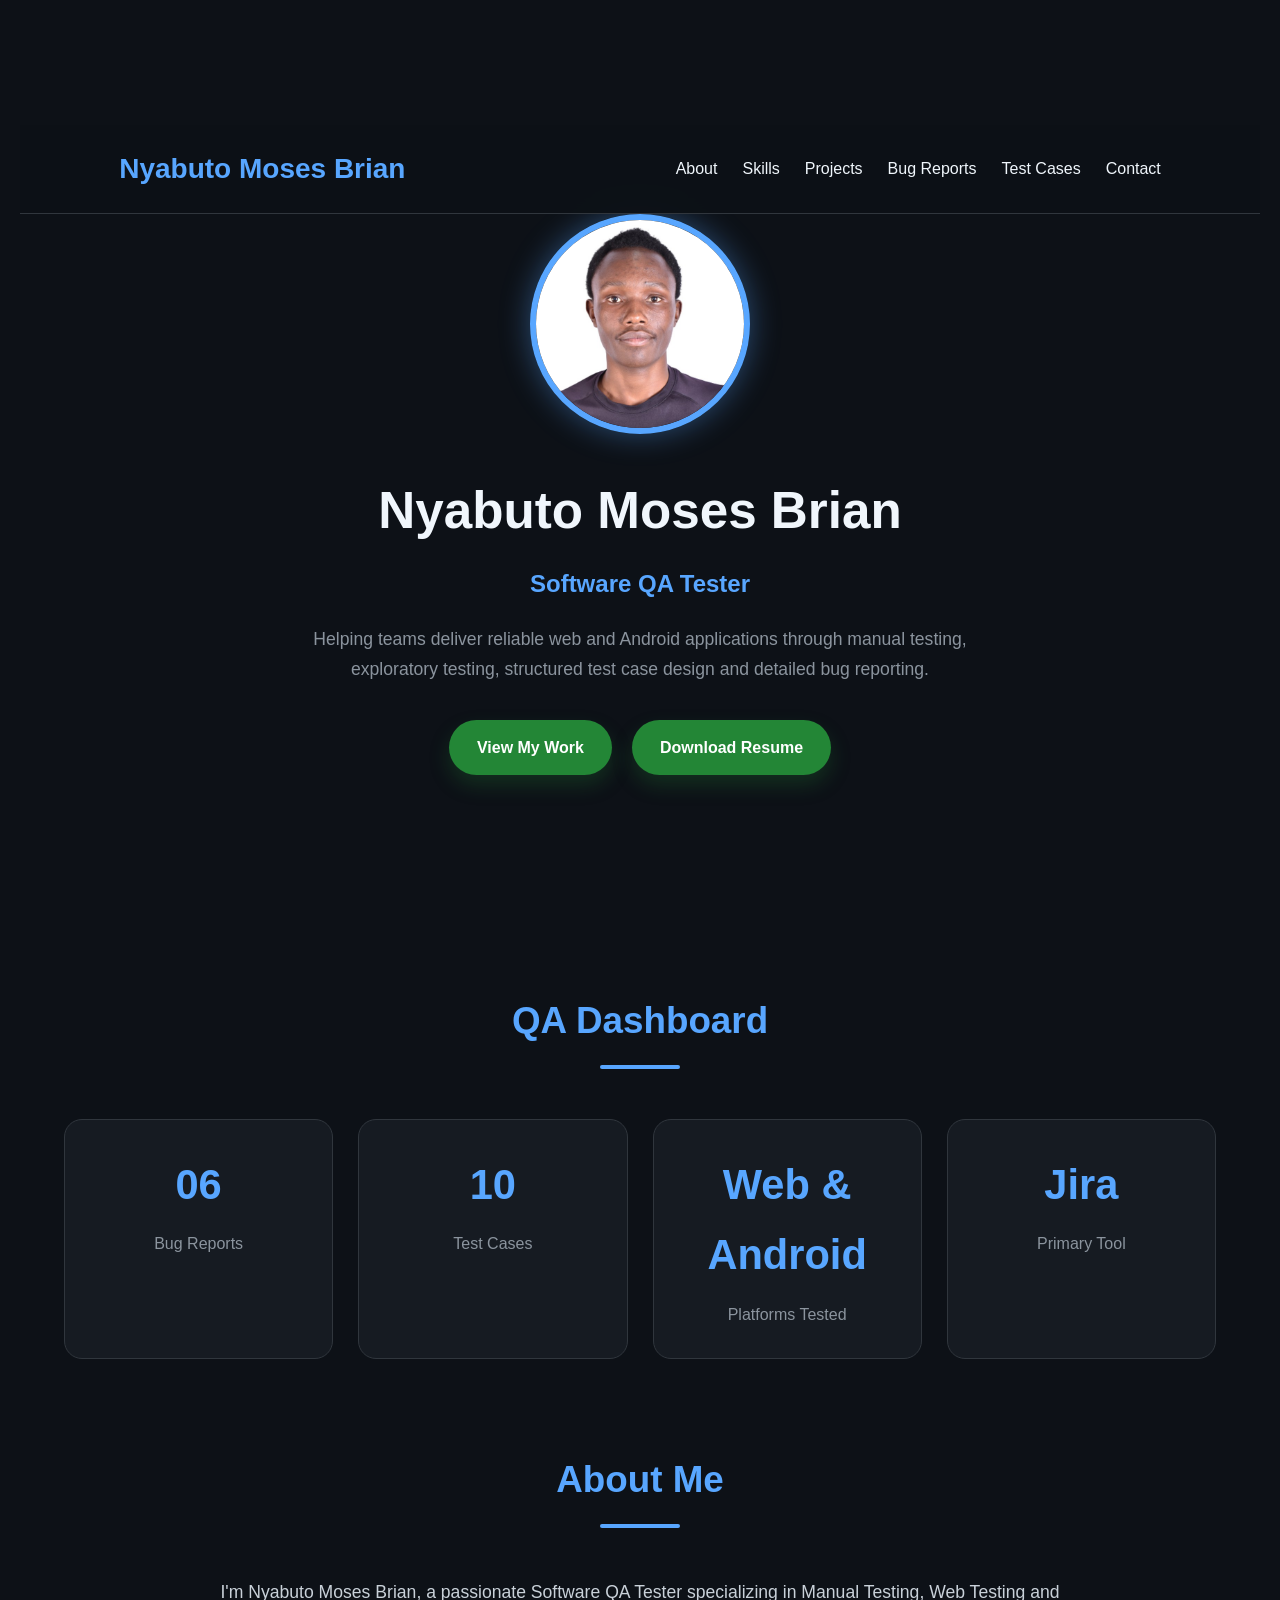
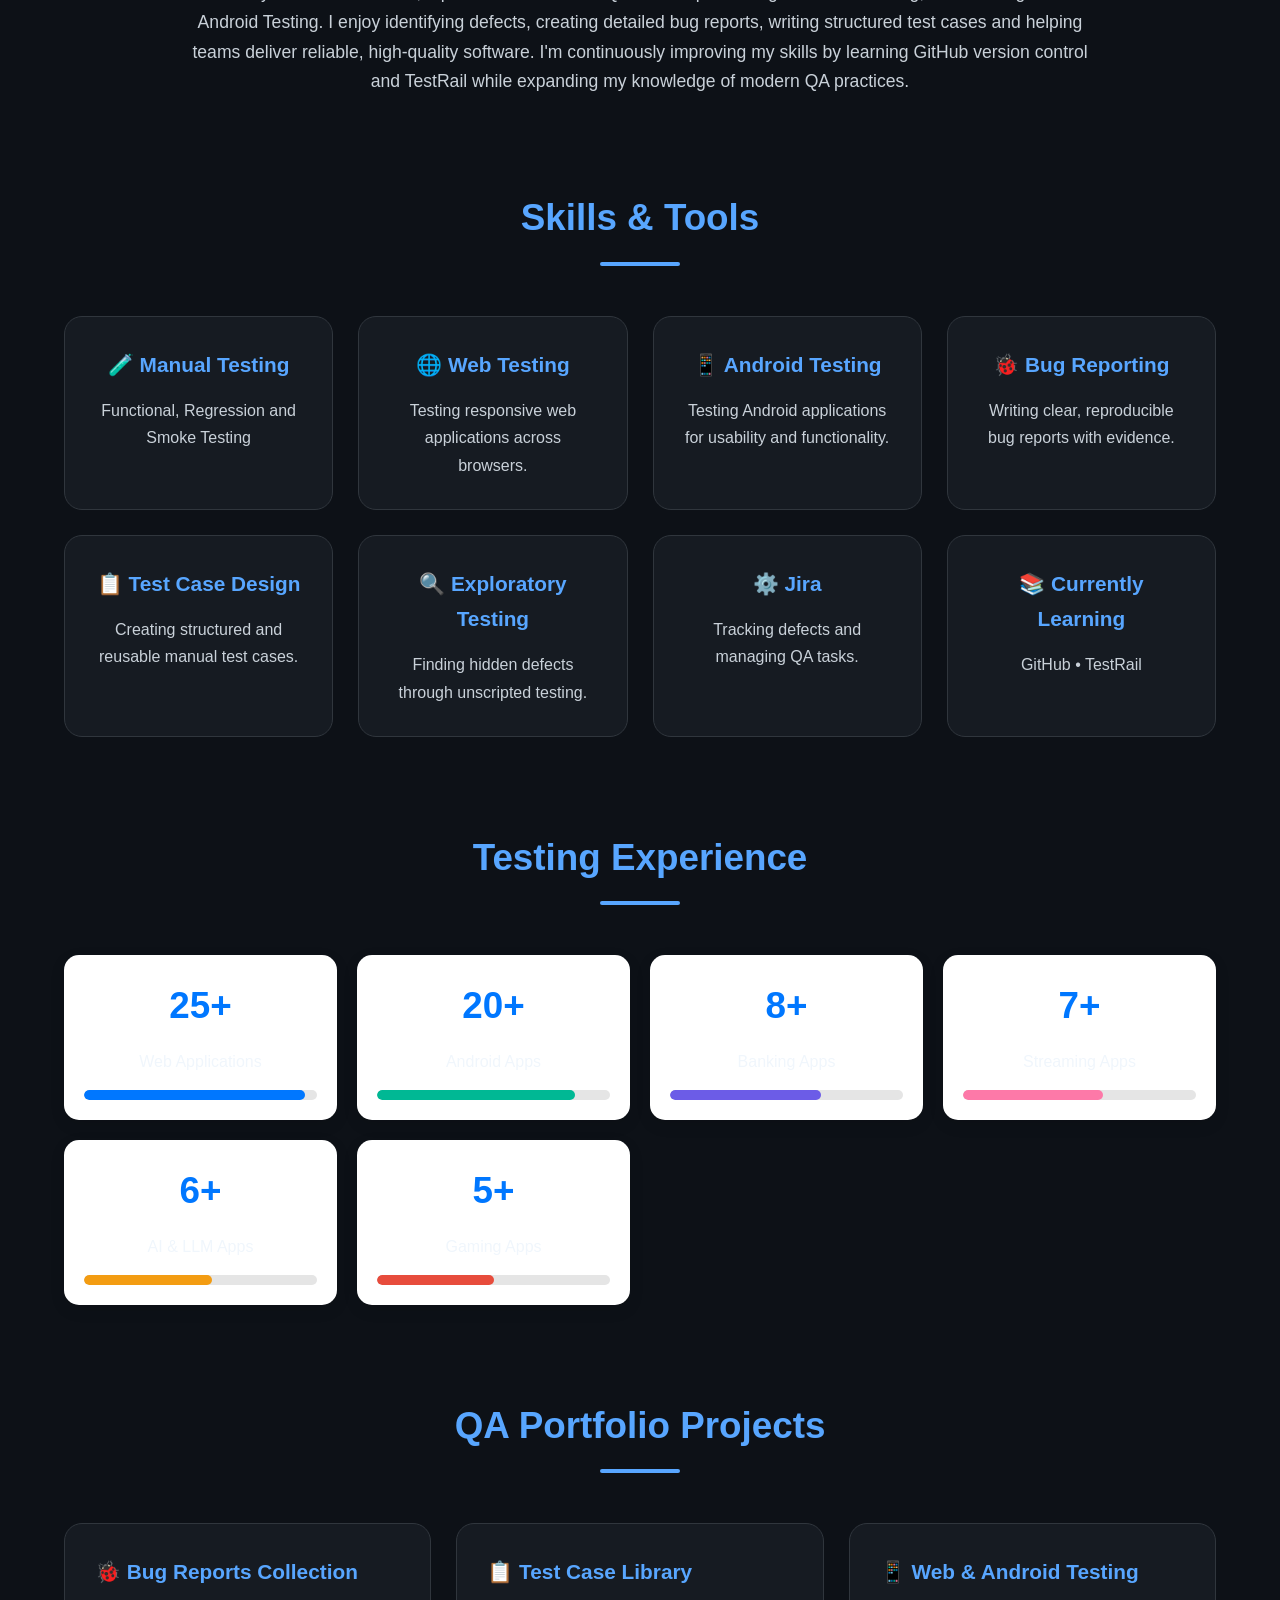
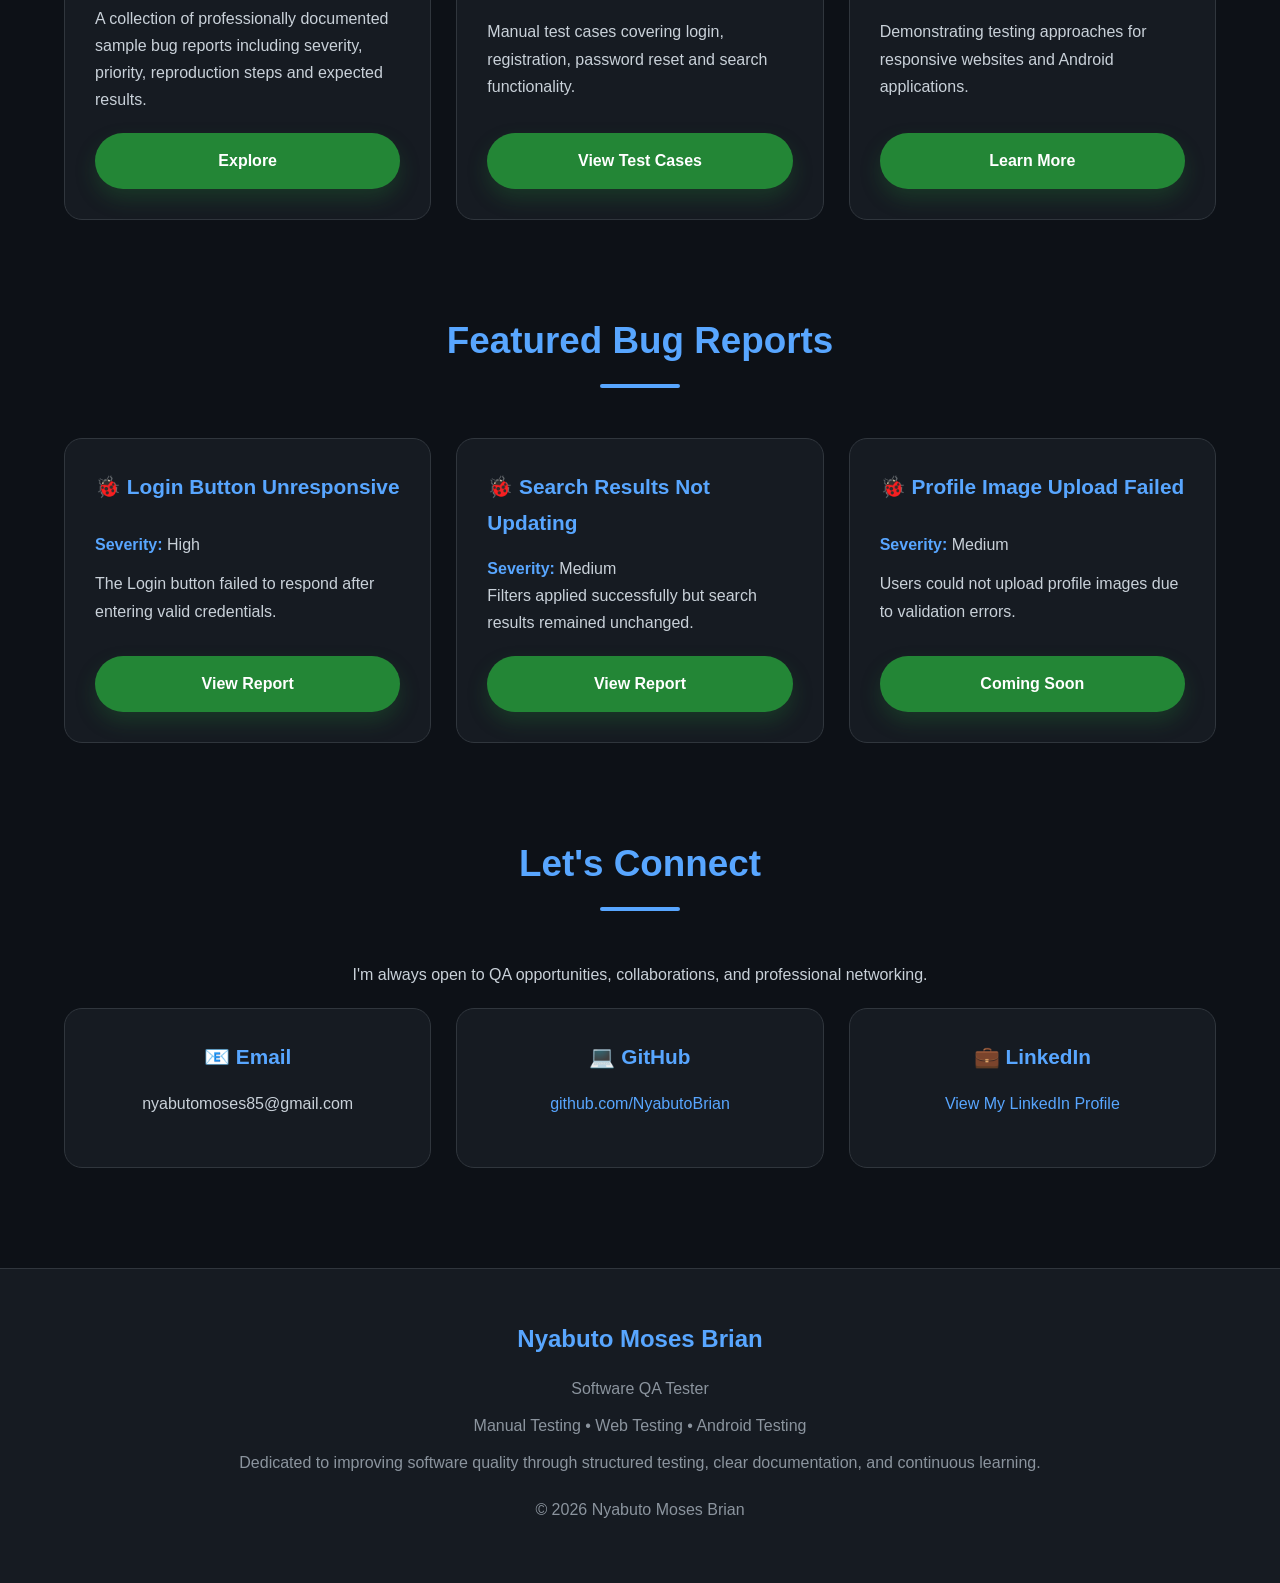
<file: index.html>
<!DOCTYPE html>
<html lang="en">
<head>
    <!-- Google Analytics -->
<script async src="https://www.googletagmanager.com/gtag/js?id=G-9Y0YQ91PMS"></script>
<script>
  window.dataLayer = window.dataLayer || [];
  function gtag(){dataLayer.push(arguments);}
  gtag('js', new Date());

  gtag('config', 'G-9Y0YQ91PMS');
</script>
    <meta charset="UTF-8">
    <meta name="viewport" content="width=device-width, initial-scale=1.0">
    <title>Nyabuto Moses Brian | Software QA Tester</title>

    <link rel="stylesheet" href="assets/css/style.css">
</head>
    <body>
<header class="hero">

<nav class="navbar">

<h2 class="logo">Nyabuto Moses Brian</h2>

<ul class="nav-links">
<li><a href="#about">About</a></li>
<li><a href="#skills">Skills</a></li>
<li><a href="#projects">Projects</a></li>
<li><a href="#bug-reports">Bug Reports</a></li>
<li><a href="#testcases">Test Cases</a></li>
<li><a href="#contact">Contact</a></li>
</ul>

</nav>

<div class="hero-content">

<img src="assets/1000128301.jpg"
alt="Nyabuto Moses Brian"
class="profile-photo">

<h1>Nyabuto Moses Brian</h1>

<h2 class="job-title">Software QA Tester</h2>

<p class="hero-text">
Helping teams deliver reliable web and Android applications through manual testing, exploratory testing, structured test case design and detailed bug reporting.
</p>

<div class="buttons">
<a href="#projects" class="btn">View My Work</a>
<a href="assets/NyabutoResume.pdf" class="btn">Download Resume</a>
</div>

</div>

</header>

<section id="dashboard">

<h2>QA Dashboard</h2>

<div class="cards">

<div class="card">
<h3>06</h3>
<p>Bug Reports</p>
</div>

<div class="card">
<h3>10</h3>
<p>Test Cases</p>
</div>

<div class="card">
<h3>Web & Android</h3>
<p>Platforms Tested</p>
</div>

<div class="card">
<h3>Jira</h3>
<p>Primary Tool</p>
</div>

</div>

</section>

<section id="about">

<h2>About Me</h2>

<p>

I'm Nyabuto Moses Brian, a passionate Software QA Tester specializing in Manual Testing, Web Testing and Android Testing.

I enjoy identifying defects, creating detailed bug reports, writing structured test cases and helping teams deliver reliable, high-quality software.

I'm continuously improving my skills by learning GitHub version control and TestRail while expanding my knowledge of modern QA practices.

</p>

</section>
        <section id="skills">

<h2>Skills & Tools</h2>

<div class="cards">

<div class="card">
<h3>🧪 Manual Testing</h3>
<p>Functional, Regression and Smoke Testing</p>
</div>

<div class="card">
<h3>🌐 Web Testing</h3>
<p>Testing responsive web applications across browsers.</p>
</div>

<div class="card">
<h3>📱 Android Testing</h3>
<p>Testing Android applications for usability and functionality.</p>
</div>

<div class="card">
<h3>🐞 Bug Reporting</h3>
<p>Writing clear, reproducible bug reports with evidence.</p>
</div>

<div class="card">
<h3>📋 Test Case Design</h3>
<p>Creating structured and reusable manual test cases.</p>
</div>

<div class="card">
<h3>🔍 Exploratory Testing</h3>
<p>Finding hidden defects through unscripted testing.</p>
</div>

<div class="card">
<h3>⚙️ Jira</h3>
<p>Tracking defects and managing QA tasks.</p>
</div>

<div class="card">
<h3>📚 Currently Learning</h3>
<p>GitHub • TestRail</p>
</div>

</div>

</section>
<section id="experience">

<h2>Testing Experience</h2>

<div class="experience-grid">

<div class="experience-card">
<h3>25+</h3>
<p>Web Applications</p>
<div class="progress">
<div class="progress-fill web"></div>
</div>
</div>

<div class="experience-card">
<h3>20+</h3>
<p>Android Apps</p>
<div class="progress">
<div class="progress-fill android"></div>
</div>
</div>

<div class="experience-card">
<h3>8+</h3>
<p>Banking Apps</p>
<div class="progress">
<div class="progress-fill banking"></div>
</div>
</div>

<div class="experience-card">
<h3>7+</h3>
<p>Streaming Apps</p>
<div class="progress">
<div class="progress-fill streaming"></div>
</div>
</div>

<div class="experience-card">
<h3>6+</h3>
<p>AI & LLM Apps</p>
<div class="progress">
<div class="progress-fill ai"></div>
</div>
</div>

<div class="experience-card">
<h3>5+</h3>
<p>Gaming Apps</p>
<div class="progress">
<div class="progress-fill games"></div>
</div>
</div>

</div>

</section>
        
<section id="projects">

<h2>QA Portfolio Projects</h2>

<div class="cards">

<div class="card">

<h3>🐞 Bug Reports Collection</h3>

<p>
A collection of professionally documented sample bug reports including severity, priority, reproduction steps and expected results.
</p>

<a href="#bug-reports" class="btn">Explore</a>

</div>

<div class="card">

<h3>📋 Test Case Library</h3>

<p>
Manual test cases covering login, registration, password reset and search functionality.
</p>

<a href="#testcases" class="btn">View Test Cases</a>

</div>

<div class="card">

<h3>📱 Web & Android Testing</h3>

<p>
Demonstrating testing approaches for responsive websites and Android applications.
</p>

<a href="#contact" class="btn">Learn More</a>

</div>

</div>

</section>

        <section id="bug-reports">

<h2>Featured Bug Reports</h2>

<div class="cards">

<div class="card">

<h3>🐞 Login Button Unresponsive</h3>

<p><strong>Severity:</strong> High</p>

<p>The Login button failed to respond after entering valid credentials.</p>

<a href="bug-reports/login-button-bug.html" class="btn">View Report</a>

</div>

<div class="card">

<h3>🐞 Search Results Not Updating</h3>

<p><strong>Severity:</strong> Medium</p>

<p>Filters applied successfully but search results remained unchanged.</p>

<a href="bug-reports/search-results-bug.html" class="btn">View Report</a>
</div>

<div class="card">

<h3>🐞 Profile Image Upload Failed</h3>

<p><strong>Severity:</strong> Medium</p>

<p>Users could not upload profile images due to validation errors.</p>

<a href="#" class="btn">Coming Soon</a>

</div>

</div>

</section>

        <section id="contact">

<h2>Let's Connect</h2>

<p>
I'm always open to QA opportunities, collaborations, and professional networking.
</p>

<div class="cards">

<div class="card">

<h3>📧 Email</h3>

<p>nyabutomoses85@gmail.com</p>

</div>

<div class="card">

<h3>💻 GitHub</h3>

<p>
<a href="https://github.com/NyabutoBrian" target="_blank">
github.com/NyabutoBrian
</a>
</p>

</div>

<div class="card">

<h3>💼 LinkedIn</h3>

<p>
<a href="https://www.linkedin.com/in/nyabuto-brian-2000m" target="_blank">
View My LinkedIn Profile
</a>
</p>

</div>

</div>

</section>
        
      <footer>

<h2>Nyabuto Moses Brian</h2>

<p>Software QA Tester</p>

<p>
Manual Testing • Web Testing • Android Testing
</p>

<p>
Dedicated to improving software quality through structured testing,
clear documentation, and continuous learning.
</p>

<p style="margin-top:20px;">
© 2026 Nyabuto Moses Brian
</p>

</footer> 
 <script src="assets/js/script.js"></script>

</body>
</html>
</file>
<file: assets/css/style.css>
/* ===========================
   NYABUTO MOSES BRIAN
   QA PORTFOLIO 
=========================== */

*{
    margin:0;
    padding:0;
    box-sizing:border-box;
    scroll-behavior:smooth;
}

body{
    font-family:Arial, Helvetica, sans-serif;
    background:#0D1117;
    color:#F0F6FC;
    line-height:1.7;
}

/* Navigation */

.navbar{
    position:sticky;
    top:0;
    width:100%;
    display:flex;
    justify-content:space-between;
    align-items:center;
    padding:20px 8%;
    background:rgba(13,17,23,.95);
    backdrop-filter:blur(10px);
    border-bottom:1px solid #30363d;
    z-index:1000;
}

.logo{
    color:#58A6FF;
    font-size:28px;
    font-weight:bold;
}

.nav-links{
    display:flex;
    list-style:none;
    gap:25px;
}

.nav-links a{
    text-decoration:none;
    color:#F0F6FC;
    transition:.3s;
}

.nav-links a:hover{
    color:#58A6FF;
}

/* Hero */

.hero{
    min-height:100vh;
    display:flex;
    justify-content:center;
    align-items:center;
    flex-direction:column;
    text-align:center;
    padding:50px 20px;
}

.profile-photo{
    width:220px;
    height:220px;
    border-radius:50%;
    object-fit:cover;
    border:6px solid #58A6FF;
    box-shadow:0 0 30px rgba(88,166,255,.4);
    margin-bottom:25px;
    transition:.4s;
}

.profile-photo:hover{
    transform:scale(1.05);
}

.hero h1{
    font-size:3.2rem;
    margin-bottom:10px;
}

.job-title{
    color:#58A6FF;
    margin-bottom:20px;
}

.hero-text{
    max-width:700px;
    color:#8B949E;
    margin-bottom:35px;
    font-size:1.1rem;
}

.buttons{
    display:flex;
    gap:20px;
    flex-wrap:wrap;
    justify-content:center;
}

.btn{
    background:#238636;
    color:white;
    text-decoration:none;
    padding:14px 28px;
    border-radius:50px;
    transition:.3s;
    font-weight:bold;
}

.btn:hover{
    background:#2EA043;
    transform:translateY(-4px);
}

/* ===================================
   SECTIONS
=================================== */

section{
    width:90%;
    max-width:1200px;
    margin:90px auto;
}

section h2{
    text-align:center;
    font-size:2.3rem;
    color:#58A6FF;
    margin-bottom:50px;
    position:relative;
}

section h2::after{
    content:"";
    width:80px;
    height:4px;
    background:#58A6FF;
    display:block;
    margin:12px auto;
    border-radius:10px;
}

/* ===================================
   CARDS
=================================== */

.cards{
    display:grid;
    grid-template-columns:repeat(auto-fit,minmax(260px,1fr));
    gap:25px;
}

.card{
    background:#161B22;
    border:1px solid #30363D;
    border-radius:18px;
    padding:30px;
    transition:all .35s ease;
    cursor:pointer;
}

.card:hover{
    transform:translateY(-10px);
    border-color:#58A6FF;
    box-shadow:0 15px 35px rgba(88,166,255,.18);
}

.card h3{
    color:#58A6FF;
    margin-bottom:15px;
    font-size:1.3rem;
}

.card p{
    color:#C9D1D9;
}

/* ===================================
   DASHBOARD
=================================== */

#dashboard .card{
    text-align:center;
}

#dashboard h3{
    font-size:2.6rem;
    color:#58A6FF;
    margin-bottom:10px;
}

#dashboard p{
    font-size:1rem;
    color:#8B949E;
}

/* ===================================
   ABOUT
=================================== */

#about p{
    max-width:900px;
    margin:auto;
    text-align:center;
    color:#C9D1D9;
    font-size:1.1rem;
}

/* ===================================
   SKILLS
=================================== */

#skills .card{
    text-align:center;
}

#skills .card:hover{
    background:#1C2128;
}

/* ===================================
   PROJECTS
=================================== */

#projects .card{
    display:flex;
    flex-direction:column;
    justify-content:space-between;
}

#projects .btn{
    margin-top:20px;
    display:inline-block;
    text-align:center;
}

/* ===================================
   BUTTON IMPROVEMENT
=================================== */

.btn{
    box-shadow:0 10px 20px rgba(35,134,54,.25);
}

.btn:hover{
    box-shadow:0 15px 30px rgba(35,134,54,.45);
}

/* ===================================
   BUG REPORTS
=================================== */

#bug-reports .card{
    display:flex;
    flex-direction:column;
    justify-content:space-between;
}

#bug-reports .card strong{
    color:#58A6FF;
}

#bug-reports .btn{
    margin-top:20px;
    text-align:center;
}

/* ===================================
   TEST CASES
=================================== */

#testcases .card{
    text-align:center;
}

#testcases h3{
    font-size:1.5rem;
}

/* ===================================
   CERTIFICATIONS
=================================== */

#certifications .card{
    text-align:center;
}

#certifications h3{
    color:#58A6FF;
}

/* ===================================
   RESUME
=================================== */

#resume{
    text-align:center;
}

#resume p{
    color:#C9D1D9;
    margin-bottom:25px;
}

/* ===================================
   CONTACT
=================================== */

#contact{
    text-align:center;
}

#contact p{
    color:#C9D1D9;
    margin-bottom:20px;
}

#contact a{
    color:#58A6FF;
    text-decoration:none;
    transition:.3s;
}

#contact a:hover{
    color:#79C0FF;
    text-decoration:underline;
}

/* ===================================
   LINKS
=================================== */

a{
    transition:.3s;
}

a:hover{
    opacity:.9;
}

/* ===================================
   HOVER EFFECTS
=================================== */

.card:hover h3{
    color:#79C0FF;
}

.card:hover p{
    color:#F0F6FC;
}


/* ===================================
   FOOTER
=================================== */

footer{
    background:#161B22;
    border-top:1px solid #30363D;
    text-align:center;
    padding:50px 20px;
    margin-top:100px;
}

footer h2{
    color:#58A6FF;
    margin-bottom:15px;
}

footer p{
    color:#8B949E;
    margin:10px 0;
}

/* ===================================
   SCROLLBAR
=================================== */

::-webkit-scrollbar{
    width:10px;
}

::-webkit-scrollbar-track{
    background:#0D1117;
}

::-webkit-scrollbar-thumb{
    background:#58A6FF;
    border-radius:10px;
}

::-webkit-scrollbar-thumb:hover{
    background:#79C0FF;
}

/* ===================================
   IMAGE ANIMATION
=================================== */

.profile-photo{
    animation:float 4s ease-in-out infinite;
}

@keyframes float{

0%{
transform:translateY(0px);
}

50%{
transform:translateY(-10px);
}

100%{
transform:translateY(0px);
}

}

/* ===================================
   SECTION ANIMATION
=================================== */

section{
    animation:fadeUp .8s ease;
}

@keyframes fadeUp{

from{
opacity:0;
transform:translateY(40px);
}

to{
opacity:1;
transform:translateY(0);
}

}

/* ===================================
   MOBILE RESPONSIVE
=================================== */

@media (max-width:768px){

.navbar{
    flex-direction:column;
    padding:20px;
}

.nav-links{
    flex-direction:column;
    text-align:center;
    gap:15px;
    margin-top:20px;
}

.hero h1{
    font-size:2.2rem;
}

.job-title{
    font-size:1.3rem;
}

.profile-photo{
    width:170px;
    height:170px;
}

.buttons{
    flex-direction:column;
    width:100%;
}

.btn{
    width:100%;
    text-align:center;
}

.cards{
    grid-template-columns:1fr;
}

section{
    width:94%;
}

}

.experience-grid{
    display:grid;
    grid-template-columns:repeat(auto-fit,minmax(250px,1fr));
    gap:20px;
    margin-top:30px;
}

.experience-card{
    background:#fff;
    padding:20px;
    border-radius:15px;
    box-shadow:0 5px 15px rgba(0,0,0,.1);
    text-align:center;
    transition:.3s;
}

.experience-card:hover{
    transform:translateY(-5px);
}

.experience-card h3{
    font-size:2.3rem;
    color:#0077ff;
    margin-bottom:10px;
}

.progress{
    width:100%;
    height:10px;
    background:#e5e5e5;
    border-radius:20px;
    overflow:hidden;
    margin-top:15px;
}

.progress-fill{
    height:100%;
    border-radius:20px;
}

.web{width:95%;background:#0077ff;}
.android{width:85%;background:#00b894;}
.banking{width:65%;background:#6c5ce7;}
.streaming{width:60%;background:#fd79a8;}
.ai{width:55%;background:#f39c12;}
.games{width:50%;background:#e74c3c;}
</file>
